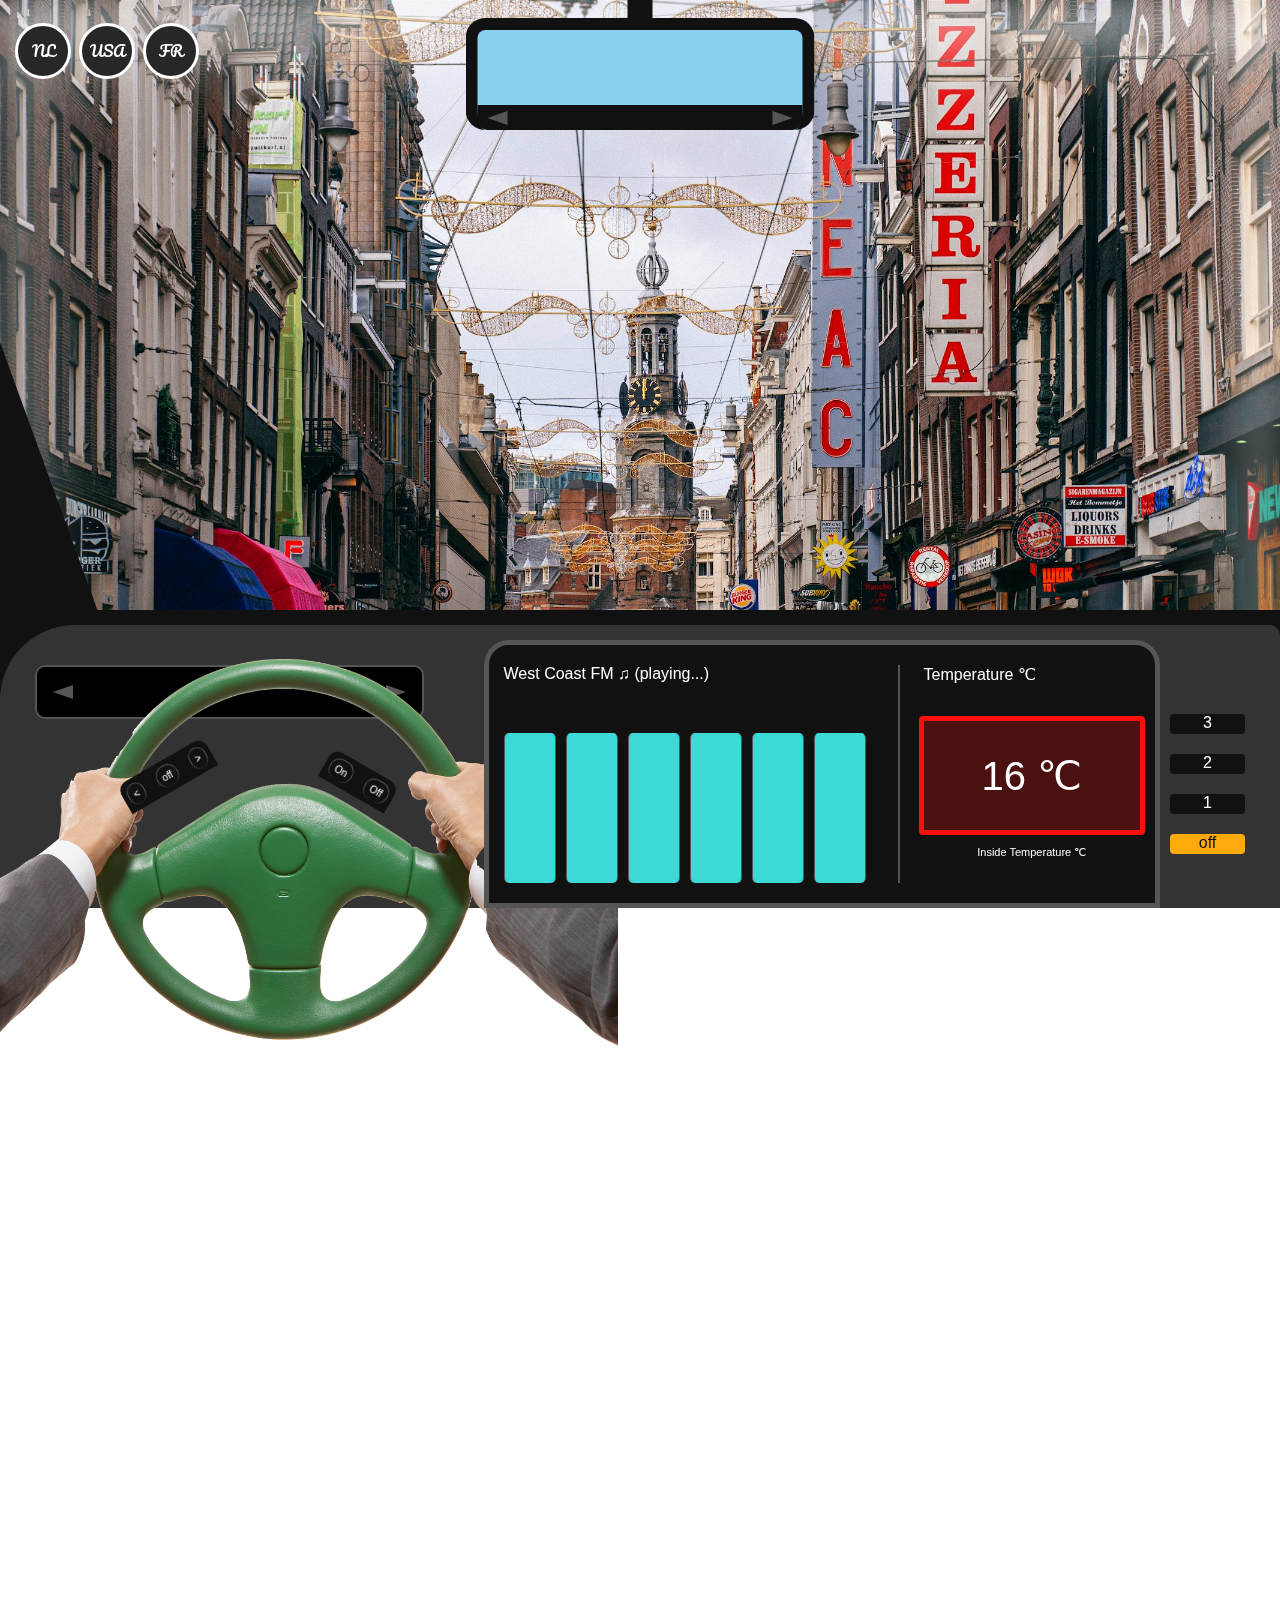
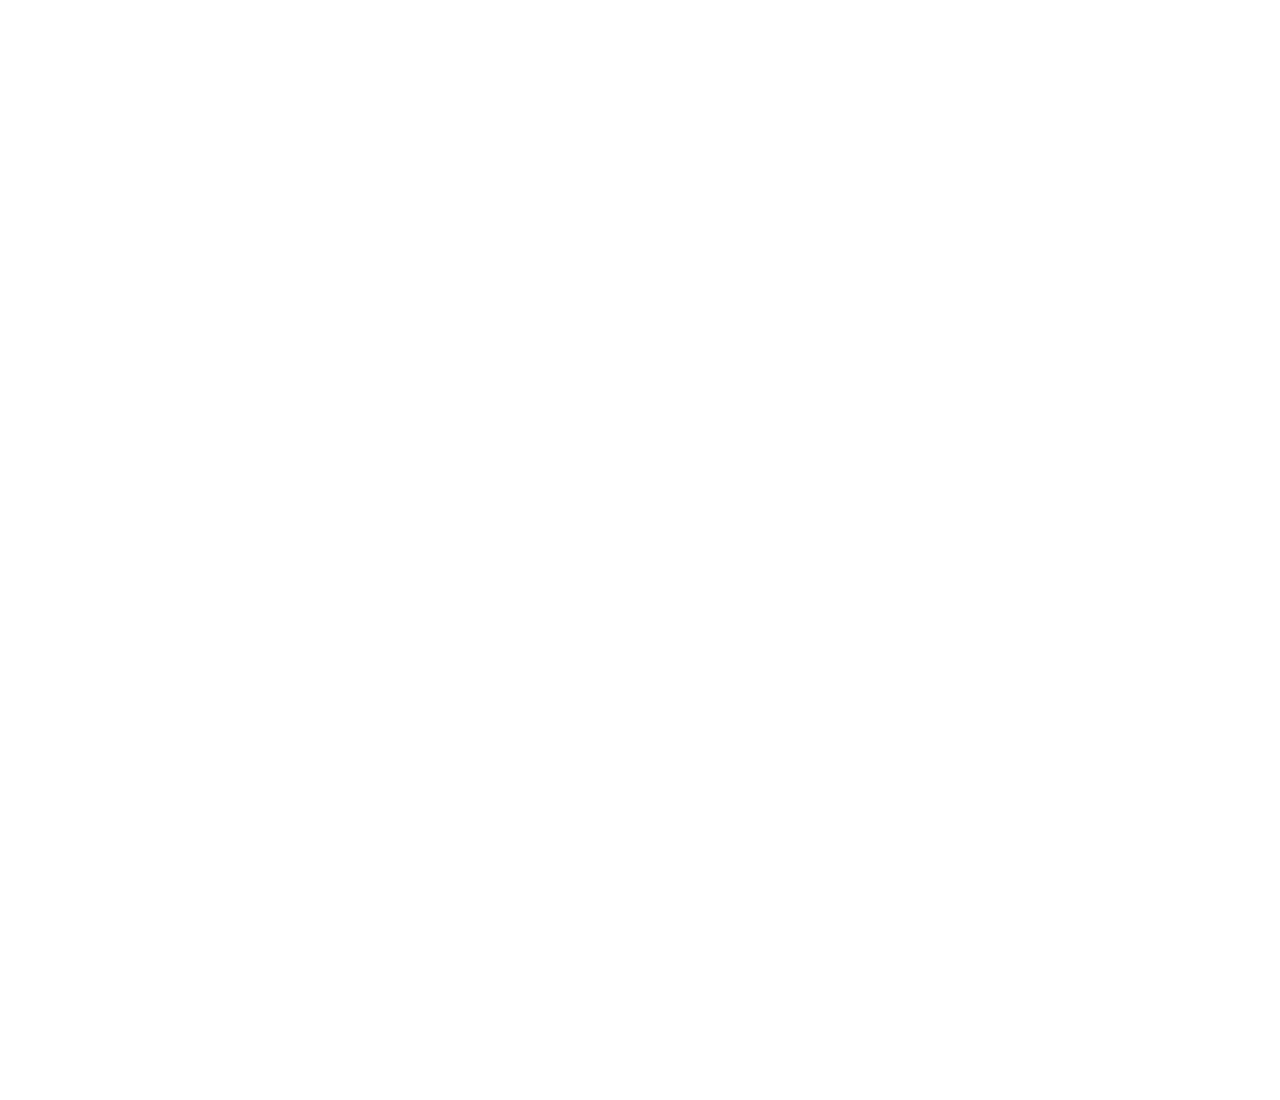
<file: css-to-the-rescue-redo/bedieningspaneel/index.html>
<!DOCTYPE html>
<html lang="en">
<head>
<meta charset="UTF-8">
<meta http-equiv="X-UA-Compatible" content="IE=edge">
<meta name="viewport" content="width=device-width, initial-scale=1.0">
<link rel="stylesheet" href="./style.css">
<title>Car drive CSS</title>
</head>
<body id="body">
  <!-- target navigation -->
  <nav>
    <a href="#amsterdam"><p>NL</p></a>  
    <a href="#newyork"><p>USA</p></a>
    <a href="#paris"><p>FR</p></a>
  </nav>

  <!-- wipers -->
  <div>
    <div></div>
    <div></div>
  </div>

  <!-- indicator / mirror -->
  <div>
      <!-- indicator lights -->
    <div>
      <div></div>
      <div></div>
    </div>
  </div>

   <!-- wheater states -->
  <span></span>
  <span></span>

   <!-- location boards -->
  <section id="amsterdam">
    <div>
        <div>
        </div>
        <p >
          <span style="--index: 0;">A</span>
          <span style="--index: 1;">M</span>
          <span style="--index: 2;">S</span>
          <span style="--index: 3;">T</span>
          <span style="--index: 4;">E</span>
          <span style="--index: 5;">R</span>
          <span style="--index: 6;">D</span>
          <span style="--index: 7;">A</span>
          <span style="--index: 8;">M</span>
        </p>
    </div>
</section>

<section id="newyork">
    <div>
      <div>
      </div>
      <p>
        <span style="--index: 0;">N</span>
        <span style="--index: 1;">E</span>
        <span style="--index: 2;">W</span>
        <span style="--index: 3;">Y</span>
        <span style="--index: 4;">O</span>
        <span style="--index: 5;">R</span>
        <span style="--index: 6;">K</span>
      </p>
    </div> 
</section>

<section id="paris">
    <div>
      <div>
      </div>
      <p>
        <span style="--index: 0;">P</span>
        <span style="--index: 1;">A</span>
        <span style="--index: 2;">R</span>
        <span style="--index: 3;">I</span>
        <span style="--index: 4;">S</span>
      </p>
     </div>
</section>


<!-- dashboard -->
<div>
    <div>
      <!-- left side of dashboard -->
      <div>
        <div>
          <div></div>
          <div></div>
        </div>
        <section>
          <div>
            <input type="radio" id="go-left" name="indicator" value="left">
            <label for="go-left"><</label>
          </div>
          <div>
            <input type="radio" id="off" name="indicator" value="off" checked>
            <label for="off">off</label>
          </div>
          <div>
            <input type="radio" id="go-right" name="indicator" value="right">
            <label for="go-right">></label>
          </div>
          </section>
          <section>
          <div>
            <input type="radio" id="wiper-on" name="wiper" value="wiper-on">
            <label for="wiper-on">On</label>
          </div>
          <div>
            <input type="radio" id="wiper-off" name="wiper" value="wiper-off">
            <label for="wiper-off">Off</label>
          </div>
          </section>
          <img style="position: absolute; left: -2.5%; top: 1%;" src="./images/steering-wheel.png" alt="steering-wheel" width="650px">
      </div>

      <!-- right side of dashboard -->
      <div>
        <div>
        </div>
        <!-- music player -->
        <div>
          <div>
            <p style="margin: 0px;">West Coast FM ♫ <span>(playing...)</span></p>
            <div style="--length:6; --height: 100%">
              <div style="--level: 1; --index:1;"></div>
              <div style="--level: 2; --index:2;"></div>
              <div style="--level: 3; --index:3;"></div>
              <div style="--level: 4; --index:4;"></div> 
              <div style="--level: 5; --index:5;"></div> 
              <div style="--level: 6; --index:6;"></div> 
            </div>
          <!-- heater -->
          </div>
          <div>
            <p style="margin: 0px;">Temperature ℃</p>
            <div>
              <div>
                <span>22 ℃</span>
                <span>20 ℃</span>
                <span>18 ℃</span>
                <span>16 ℃</span>
              </div>
              <p style="font-size: 11px;">Inside Temperature ℃</p>
            </div>
          </div>
        </div>
        <div>
          <ul>
            <div>
              <input type="radio" id="level-3" name="heat" value="level-3">
              <label for="level-3">3</label>
            </div> 
            <div>
              <input type="radio" id="level-2" name="heat" value="level-2">
              <label for="level-2">2</label>
            </div> 
            <div>
              <input type="radio" id="level-1" name="heat" value="level-1">
              <label for="level-1">1</label>
            </div>
            <div>
              <input type="radio" id="level-0" name="heat" value="level-0" checked>
              <label for="level-0">off</label>
            </div>
          </ul>
        </div>
      </div>
    </div>
  </div> 
</body>
<script src="./scriptje.js"></script>
</html>
</file>
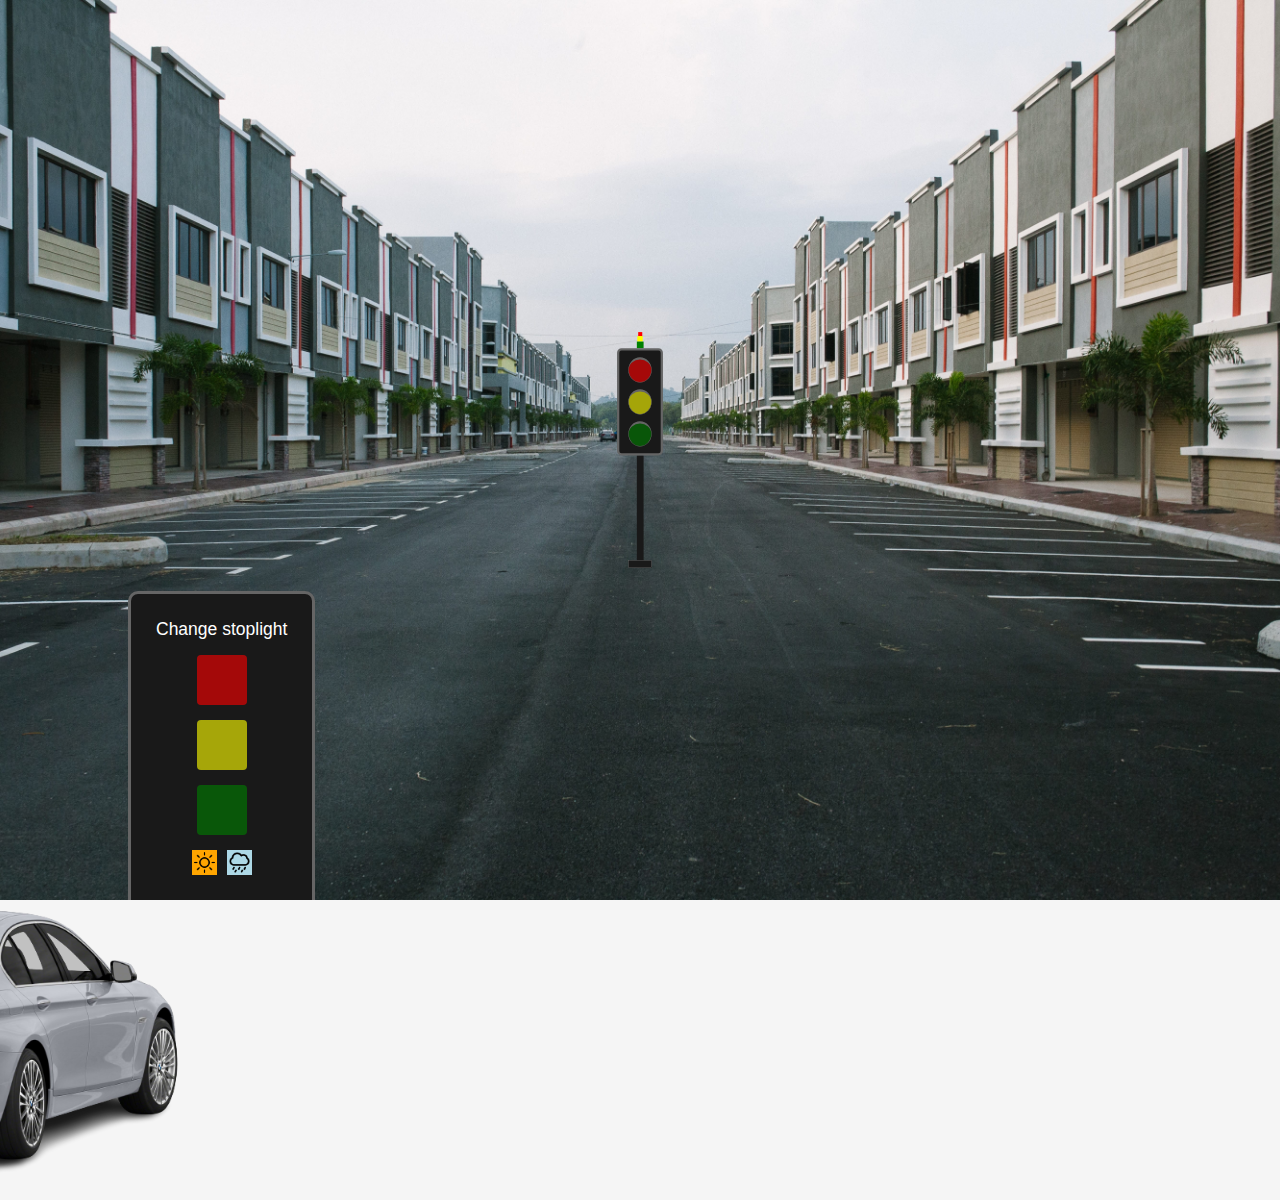
<file: css-to-the-rescue-redo/kennismakings-opdracht/index.html>
<!DOCTYPE html>
<html lang="en">
<head>
    <meta charset="UTF-8">
    <meta http-equiv="X-UA-Compatible" content="IE=edge">
    <meta name="viewport" content="width=device-width, initial-scale=1.0">
    <link rel="stylesheet" href="./style.css">
    <title>Stoplight</title>
</head>
<body>
    <div class="stoplight-container">
        <div class="blocks">
            <div></div>
            <div></div>
            <div></div>
        </div>
        <div class="stoplight">
            <div id="red"></div>
            <div id="yellow"></div>
            <div id="green"></div>
        </div>
        <div class="pole">
            <div></div>
        </div>
    </div>
    <div class="stoplight-buttons">
        <p>Change stoplight</p>

        <label>
        <input type="radio" name="control" id="red"/>
        </label>  

        <label>
        <input type="radio" name="control" id="yellow"/>
        </label>
       
        <label>
        <input type="radio" name="control" id="green"/>
        </label>

        <div>
        <a href="#sunny"><img src="./icons/sun.png" alt="sun-icon"></a>
        <a href="#raining"><img src="./icons/rain.png" alt="rain-icon"></a>
        </div>
       
     </div>

     <img class="car" src="./car.png" alt="moving-car-image">
  
</body>

</html>
</file>
<file: css-to-the-rescue-redo/bedieningspaneel/style.css>
/* bron: https://fonts.google.com/specimen/Pacifico?query=pacifico */
/* bron: https://developer.mozilla.org/en-US/docs/Web/CSS */
/* bron: https://codepen.io/Kamila_Dyn/pen/abbEKYb */
/* bron: Sanne 't Hooft & Vasilis van Gemert (vragen stellen) */
@import url('https://fonts.googleapis.com/css2?family=Pacifico&display=swap');

/* root variables */
:root{
--background-white: #fff;
--warning-color-green: #00FF00; 
--warning-color-orange: rgb(254, 170, 13); 
--warning-color-red: rgb(251, 14, 14); 
--volume-color-blue:#37caec;
--dashboard-black: #111111; 
--dashboard-darkGray: #333333; 
--dashboard-gray: #555555; 
--dashboard-lightGray: #777777; 
--dashboard-brightGray: #999999; 
---action-font: 'Pacifico', cursive;
--img-overlay-theme:#11111100;
}

/* global styles */
html, body{
margin: 0px; 
padding: 0px;
scroll-behavior: smooth;
overflow: hidden;
}

body input, label{
  cursor: pointer;
}

body > section{
height: 100vh;
}

body ul{
margin: 0px; padding: 0px;
}

body > div:first-of-type{
background: none;
position: fixed;
top: 0%;
left: 15%;
display: flex;
gap: 650px;
}

/* wipers */
body > div:first-of-type div{
height: 1000px;
width: 25px;
background: var(--dashboard-black);
transform: rotate(90deg) translate(150px);
border-radius: 50%;
padding: 0px;
border: 1px solid var(--dashboard-darkGray);
transition: all ease-in-out;
}

body:has(input[value="wiper-on"]:checked) > div:first-of-type div{
animation: wiperMove 1.5s infinite forwards;
}

body:has(input[value="wiper-off"]:checked) > div:first-of-type div{
transform: rotate(90deg) translate(150px);
}

/* mirror / indicators */
body > div:nth-of-type(2){
width: 325px;
height: 100px;
position: fixed;
top: 2%;
left: 50%;
transform: translate(-50%);
background-color: #89cff0;
border-radius: 20px;
display: flex;
border: 12px solid var(--dashboard-black);
border-bottom: none;
align-items: end;
justify-content: center;
z-index: 2;
}

body > div:nth-of-type(2):after{
content: "";
position: absolute;
top: -30%;
width: 25px;
height: 25px;
background-color: var(--dashboard-black);
}

body > div:nth-of-type(2) > div:first-of-type{
position: relative;
height: 25px;
width: 100%;
border-radius: 0px 0px 10px 10px;
background-color: var(--dashboard-black);
display: flex;
justify-content: space-between;
align-items: center;
color: var(--background-white);
padding: 0px 10px 0px 10px;
}

/* triangle shapes */
body > div:nth-of-type(2) > div:first-of-type > div{
width: 0;
height: 0;
border-width: 7.5px 20px 7.5px 0;
border-color: transparent var(--dashboard-gray) transparent transparent;
border-style: solid;
}

body > div:nth-of-type(2) > div:first-of-type > div:last-of-type{
transform: rotate(180deg);
}

body:has(input[value="left"]:checked) > div:nth-of-type(2) > div:first-of-type > div:first-of-type{
border-color: transparent var(--warning-color-orange) transparent transparent;
animation-name: flicker-1;
animation-duration: 400ms;
animation-iteration-count: infinite;
animation-timing-function: linear;
}

body:has(input[value="right"]:checked) > div:nth-of-type(2) > div:first-of-type > div:last-of-type{
border-color: transparent var(--warning-color-orange) transparent transparent;
animation-name: flicker-1;
animation-duration: 400ms;
animation-iteration-count: infinite;
animation-timing-function: linear;
}

/* background states / wheater and fog */
body > span:first-of-type{
position: fixed;
height: 100%;
width: 100%;
top: 0%;
z-index: 1;
box-shadow: inset 0px 25px 100px rgb(255, 255, 255);
filter: blur(20px);
transition: all 200ms ease-in-out;
}

/* rain */
body > span:last-of-type{
position: fixed;
height: 100%;
width: 100%;
top: 0%;
/* bron: https://codepen.io/Kamila_Dyn/pen/abbEKYb */
background: url("https://lh3.googleusercontent.com/[base64]s500-no");
animation: rain 2s linear infinite;
opacity: 1;
}

body:has(input[value="wiper-on"]:checked) > span:last-of-type{
opacity: 0;
transition: all 2s 10s ease-out ;
}

body:has(input[value="wiper-off"]:checked) > span:last-of-type{
opacity: 0;
}

/* fog */
body:has(input[value="level-1"]:checked) > span:first-of-type{
box-shadow: inset 0px 25px 100px rgba(255, 255, 255, 0.75);
filter: blur(20px);
}

body:has(input[value="level-2"]:checked)  > span:first-of-type{
  box-shadow: inset 0px 25px 100px rgba(255, 255, 255, 0.5);
filter: blur(20px);
}

body:has(input[value="level-3"]:checked) > span:first-of-type{
box-shadow: inset 0px 25px 100px rgba(255, 255, 255, 0.0);
filter: blur(20px);
}

/* location board */
body > section > div{
position: absolute;
top: 2.5%;
left: 0%;
width:fit-content;
margin: 0 auto;
display: none;
padding-right: 15px;
background-color: var(--dashboard-black);
padding: 8px;
border-radius: 4px;
margin-right: 15px;
position: relative;
border: 1px solid var(--dashboard-lightGray);
}

body > section > div:after{
position: absolute;
content: "some content";
top: 60%;
color: var(--dashboard-black);
right: -60%;
margin-left: -5px;
background-color: var(--dashboard-black);
}

body > section > div > div{
width: 120px;
height: 100px;
background: gray;
background-position: center;
background-size: cover;
background-repeat: no-repeat;
-webkit-shape-outside: polygon(0 0, 100% 100%, 0 100%);
shape-outside: polygon(0 0, 100% 100%, 0 100%);
-webkit-clip-path: polygon(0 0, 100% 100%, 0 100%);
clip-path: polygon(0 0, 100% 100%, 0 100%);
transform: scaleX(-1);
}

/* location board based on target */
:target > div {
transform: translate(175px);
animation: slideIn 1.5s linear forwards;
display: flex;
justify-content: center;
flex-direction: column;
align-items: center;
}

:target > div p{
text-align: center;
margin: 0px;
display: flex;
flex-direction: rz;
justify-content: space-between;
gap: 2px;
margin-top: 10px;
color: #fff;
animation-name: flicker-2;
animation-duration: 5s;
animation-iteration-count: infinite;
animation-delay: 2s;
animation-timing-function: linear;
text-align: center;
width: 100%;
}

:target > div p span{
transform: scaleX(var(--scale)); 
color: hsl(var(--hue, 0), 80%, 50%);
animation-name: rainbowLetters, spinningLetters;
animation-duration: 3.5s;
animation-iteration-count: 1;
animation-delay: calc(var(--index, 0) * -0.2s);
animation-timing-function: linear;
}

/* background images */
body > section:first-of-type{
background-image:linear-gradient(var(--img-overlay-theme), var(--img-overlay-theme)), url("./images/amsterdam.jpeg");
background-position-y: 175%;
background-repeat: no-repeat;
background-size:cover;
background-attachment: fixed;
background-blend-mode: saturation;
}

body > section:first-of-type > div > div{
background-image: url("./images/nl-flag.png");
}

body > section:nth-of-type(2){
background-image:linear-gradient(var(--img-overlay-theme), var(--img-overlay-theme)), url("./images/newyork.jpeg");
background-position-y: 200%;
background-repeat: no-repeat;
background-size:cover;
background-attachment: fixed;
background-blend-mode: saturation;
}

body > section:nth-of-type(2) > div > div{
background-image: url("./images/usa-flag.png");
}

body > section:last-of-type{
background-image:linear-gradient(var(--img-overlay-theme), var(--img-overlay-theme)), url("./images/paris.jpeg");
background-position-y: 175%;
background-repeat: no-repeat;
background-size:cover;
background-attachment: fixed;
background-blend-mode: saturation;
}

body > section:last-of-type > div > div{
background-image: url("./images/france-flag.png");
}

/* target links inside nav */
nav{
position: fixed;
top: 2.5%;
left: 0%;
display: flex;
gap: 8px;
padding-left: 15px;
z-index: 2;
}

nav a{
width: 50px;
height: 50px;
background: #272727;
display: flex;
justify-content: center;
flex-direction: row;
align-items: center;
border-radius: 50%;
border: 3.5px solid #fff ;
text-decoration: none;
color: #fff;
font-family: var(---action-font);
font-size: 14.5px;
transition: .2s all ease-in-out;
}

nav a:hover{
color: rgba(255, 255, 255, 1);
box-shadow: 0 5px 15px #3dd9d6b4;
border: 3.5px solid #3dd9d6;
}

nav a p{
margin: 0px; padding:0px;
width: fit-content;
height: fit-content;
background-color: #272727;   
}

/* dashboard styles */
body > div:nth-of-type(3) {
position: fixed;
bottom: 0;
background-color: var(--dashboard-black);
color: #fff;
font-family: Arial, sans-serif;
font-size: 16px;
padding-top: 15px;
display: flex;
flex-wrap: wrap;
width: 100%;
height: 275px;
border-top-left-radius: 0px;  
z-index: 1;
}  

body > div:nth-of-type(3) > div:first-of-type > div:first-of-type > div:first-of-type{
display: flex;
justify-content: space-between;
align-items: center;
background-color: black;
border-radius: 10px;
height: 50px;
margin-top: 25px;
border: 2px solid var(--dashboard-gray) ;
padding: 0px 1em 0px 1em;
}

body > div:nth-of-type(3) > div:first-of-type > div:first-of-type > div:first-of-type div{
width: 0;
height: 0;
border-width: 7.5px 20px 7.5px 0;
border-color: transparent var(--dashboard-gray) transparent transparent;
border-style: solid;
}

body > div:nth-of-type(3) > div:first-of-type > div:first-of-type > div:first-of-type div:last-of-type{
transform: rotate(180deg);
}

body:has(input[value="left"]:checked) div:nth-of-type(3) > div:first-of-type > div:first-of-type > div:first-of-type div:first-of-type{
border-color: transparent var(--warning-color-orange) transparent transparent;
animation-name: flicker-1;
animation-duration: 400ms;
animation-iteration-count: infinite;
animation-timing-function: linear;
}

body:has(input[value="right"]:checked) > div:nth-of-type(3) > div:first-of-type > div:first-of-type > div:first-of-type div:last-of-type{
border-color: transparent var(--warning-color-orange) transparent transparent;
animation-name: flicker-1;
animation-duration: 400ms;
animation-iteration-count: infinite;
animation-timing-function: linear;
}

body > div:nth-of-type(3) section {
position: fixed;
z-index: 1;
display: flex;
gap: 15px;
background-color: var(--dashboard-black);
border-radius: 10px 10px 0px 0px;
padding: 5px;
}

body > div:nth-of-type(3) section input {
display: none;
}

body > div:nth-of-type(3) section label {
background-color: var(--dashboard-black);
border-radius: 10px;
font-size: 10px;
display: flex;
justify-content: center;
align-items: center;
border: 1px solid var(--dashboard-gray);
padding: 5px;
border-bottom: green;
}

body > div:nth-of-type(3) section:first-of-type {
bottom: 20%;
left: 15%;
transform: rotate(-30deg) translate(-100px, 25px);
}

body > div:nth-of-type(3) section:last-of-type {
bottom: 20%;
left: 15%;
transform: rotate(30deg) translate(150px, 2px);
}

body > div:nth-of-type(3):after{
position: fixed;
content: "";
left: -5%;
bottom: 25%;
background-color: var(--dashboard-black);
width: 100px;
height: 50%;
z-index: -1;
transform: rotate(-20deg);
}

body > div:nth-of-type(3)  > div{
background-color: var(--dashboard-darkGray);
width: 100%;
border-top-left-radius: 75px;
border-top-right-radius: 10px;
padding: 15px 35px 0px 35px;
display: flex;
justify-content: space-between;
gap: 50px;
width: 100%;
}

body > div:nth-of-type(3)  > div > div:first-of-type{
flex: 6 1 auto;
}

body > div:nth-of-type(3)  > div > ul{
padding: 0px; margin: 0px;
display: flex;
flex-direction: column;
gap: 25px;
align-items: center;
justify-content: center;
list-style-type: none;
}

body > div:nth-of-type(3)  > div > div:last-of-type{
flex: 2 1 auto;   
}

body > div:nth-of-type(3)  > div > div:last-of-type {
display: flex;
flex-direction: row;
gap: 10px;
justify-content: space-around;
position: relative; 
flex: 2 1 auto;
}

body > div:nth-of-type(3) > div > div:last-of-type > div:nth-of-type(2){
background-color: var(--dashboard-black);
width: 100%;
border-top-left-radius: 25px;
border-top-right-radius: 25px;
border-bottom-left-radius: 0px;
border-bottom-right-radius: 0px;
padding: 20px 15px 20px 15px;
display: flex;
border: 5px solid var(--dashboard-gray);
}

body > div:nth-of-type(3)  > div > div:last-of-type > div:nth-of-type(2) > div:first-of-type{
border-right: 2px solid var(--dashboard-gray);
}

body > div:nth-of-type(3)  > div > div:last-of-type > div:nth-of-type(2) > div:last-of-type {
padding-left: 1.5em;
position: relative;
width: 100%;
height: 100%;
}

/* heater indicator container */
body > div:nth-of-type(3)  > div > div:last-of-type > div:nth-of-type(2) > div:last-of-type > div {
display: flex;
justify-content: center;
align-items: center;
flex-direction: column;
width: 100%;
height: 100%;
}

body > div:nth-of-type(3)  > div > div:last-of-type > div:nth-of-type(2) > div:last-of-type > div div {
border: 5px solid var(--warning-color-red);
background-color: rgba(251, 14, 14, 0.25);;
width: 100%;
height: 50%;
font-size: 40px;
display: flex;
justify-content: center;
align-items: center;
border-radius: 4px;
}

body > div:nth-of-type(3)  > div > div:last-of-type > div:nth-of-type(2) > div:last-of-type > div div span {
  display: none;
}

body:has(input[value="level-0"]:checked) > div:nth-of-type(3)  > div > div:last-of-type > div:nth-of-type(2) > div:last-of-type > div div span:nth-of-type(4) {
  display: block;
}

body:has(input[value="level-1"]:checked) > div:nth-of-type(3)  > div > div:last-of-type > div:nth-of-type(2) > div:last-of-type > div div span:nth-of-type(3) {
 display: block;
}

body:has(input[value="level-2"]:checked) > div:nth-of-type(3)  > div > div:last-of-type > div:nth-of-type(2) > div:last-of-type > div div span:nth-of-type(2){
  display: block;
}

body:has(input[value="level-3"]:checked) > div:nth-of-type(3)  > div > div:last-of-type > div:nth-of-type(2) > div:last-of-type > div div span:nth-of-type(1) {
  display: block;
}

body > div:nth-of-type(3)  > div > div:last-of-type > div:nth-of-type(2) > div:first-of-type > div{
display: flex;
justify-content: space-around ;
align-items: center;
gap: 10px;
margin-top: 50px;
padding-right: 2em;
}

/* music player */
body > div:nth-of-type(3)  > div > div:last-of-type > div:nth-of-type(2)  > div:first-of-type > div div{
width: 50px;
height: 150px;
border: 1px solid var(--dashboard-gray);
border-bottom: none;
border-top: none;
border-radius: 5px;
transform: scaleY();
background-color: #3dd9d6;
animation: bounce 6s ease-in-out infinite alternate;
}

/* music player animation */
body > div:nth-of-type(3)  > div > div:last-of-type > div:nth-of-type(2)  > div:first-of-type > div div:nth-of-type(1){
animation-delay: 200ms;
}

body > div:nth-of-type(3)  > div > div:last-of-type > div:nth-of-type(2)  > div:first-of-type > div div:nth-of-type(2){
animation-delay: 400ms;
}

body > div:nth-of-type(3)  > div > div:last-of-type > div:nth-of-type(2)  > div:first-of-type > div div:nth-of-type(3){
animation-delay: 800ms;
}

body > div:nth-of-type(3)  > div > div:last-of-type > div:nth-of-type(2)  > div:first-of-type > div div:nth-of-type(4){
animation-delay: 1000ms;
}

body > div:nth-of-type(3)  > div > div:last-of-type > div:nth-of-type(2)  > div:first-of-type > div div:nth-of-type(5){
animation-delay: 1200ms;
}

body > div:nth-of-type(3)  > div > div:last-of-type > div:nth-of-type(2)  > div:first-of-type > div div:nth-of-type(6){
animation-delay: 1400ms;
}

body > div:nth-of-type(3)  > div > div:last-of-type > div:first-of-type input{
transform: rotate(-90deg);
height: 100%;
position: absolute;
width: min-content;
left: -7.5%;
}

body > div:nth-of-type(3) > div > div:last-of-type > div:last-of-type {
display: flex;
justify-content:end;
align-items: center;
}

/* heater buttons */
body > div:nth-of-type(3)  > div > div:last-of-type > div:last-of-type input {
visibility: hidden;
}

body > div:nth-of-type(3)  > div > div:last-of-type > div:last-of-type ul div label {
display: flex;
justify-content: center;
width: 75px;
border-radius: 4px;
height: 20px;
background-color: var(--dashboard-black);
}

body:has(input[value="level-0"]:checked) > div:nth-of-type(3)  > div > div:last-of-type > div:last-of-type ul div:nth-of-type(4) label {
  background: var(--warning-color-orange); 
  color: var(--dashboard-black) 
}

body:has(input[value="level-1"]:checked) > div:nth-of-type(3)  > div > div:last-of-type > div:last-of-type ul div:nth-of-type(3) label {
  background: var(--warning-color-green);
  color: var(--dashboard-black)
}

body:has(input[value="level-2"]:checked) > div:nth-of-type(3)  > div > div:last-of-type > div:last-of-type ul div:nth-of-type(2) label {
  background: var(--warning-color-green);
  color: var(--dashboard-black)
}

body:has(input[value="level-3"]:checked) > div:nth-of-type(3)  > div > div:last-of-type > div:last-of-type ul div:nth-of-type(1) label {
  background: var(--warning-color-green);
  color: var(--dashboard-black)
}

/* dark / light mode */
@media (prefers-color-scheme:dark) {
:root {
--img-overlay-theme:#111111;
}
}

/* animation */
@keyframes flicker-1 {
0% {
opacity: 0.5;
}
25% {
opacity: 1;
}
50% {
opacity: 0.5;
}
75% {
opacity: 1;
}
100% {
opacity: 0.5;
}
}

@keyframes wiperMove {
0%{
transform: rotate(90deg);
}
50%{
transform: rotate(25deg);
}
100%{
transform: rotate(90deg);
}
}

@keyframes bounce {
10% {
transform: scaleY(0.3);
}
30% {
transform: scaleY(1);
}
60% {
transform: scaleY(0.5);
}
80% {
transform: scaleY(0.75);
}
100% {
transform: scaleY(0.6);
}
}

@keyframes slideIn {
0%{
transform: translate(175px);
}
100%{
transform: translate(0px);
}
}
  
@keyframes rainbowLetters {
0%, 100% {
--hue: 10;
}
14% {
--hue: 35;
}
28% {
--hue: 55;
}
42% {
--hue: 110;
}
56% {
--hue: 200;
}
70% {
--hue: 230;
}
84% {
--hue: 280;
}
}

@keyframes spinningLetters{
0%, 100% {
--scale: 1;
}
50% {
--scale: -1;
}
}

@keyframes flicker-2 {
0% {
opacity: 0.4;
}
5% {
opacity: 0.5;
}
10% {
opacity: 0.6;
}
15% {
opacity: 0.85;
}
25% {
opacity: 0.5;
}
30% {
opacity: 1;
}
35% {
opacity: 0.1;
}
40% {
opacity: 0.25;
}
45% {
opacity: 0.5;
}
60% {
opacity: 1;
}
70% {
opacity: 0.85;
}
80% {
opacity: 0.4;
}
90% {
opacity: 0.5;
}
100% {
opacity: 1;
}
}

@keyframes rain{
0%{
background-position: 0% 0%;
} 
100%{
background-position: 20% 100%;
}
}
</file>
<file: css-to-the-rescue-redo/kennismakings-opdracht/style.css>
html{
font-family: sans-serif;
background-color: #f5f5f5;
color: #333;
margin: 0;
padding: 0;
}

body{
position: relative;
margin: 0;
padding: 0;
height: 100vh;
background-image: url("./background-img.jpg");
background-position: center;
background-size: cover;
background-repeat: no-repeat;
overflow: hidden;
z-index: -1;
}

a{
    text-decoration: none;
    display: block;
}

.stoplight-container{
width: 100%;
height: 100%;
display: flex;
justify-content: center;
align-items: center;
flex-direction: column;
transform: scale(0.45);
}

.blocks{
display: flex;
flex-direction: column;
justify-content: center;
align-items: center;
}

.blocks div:first-of-type{
width: 9px;
height: 9px;
background: red;
}

.blocks div:nth-of-type(2){
width: 12px;
height: 12px;
background: yellow;
}

.blocks div:last-of-type{
width: 15px;
height: 15px;
background: green;
}

.stoplight {
border: 5px solid rgb(101, 101, 101);
display: flex;
justify-content: center;
flex-direction: column;
align-items: center;
gap: 15px;
padding: 15px 20px 15px 20px;
border-radius: 10px;
background: rgb(25, 25, 25);
z-index: 1;
}
  
.stoplight div {
width: 50px;
height: 50px;
border-radius: 50%; 
border-top: 5px solid rgb(101, 101, 101);
border-bottom: 1.5px solid rgb(101, 101, 101);
border-left: 1.5px solid rgb(101, 101, 101);
border-right: 1.5px solid rgb(101, 101, 101);
box-shadow: rgb(25, 25, 25);
}

.stoplight div:first-of-type{
background-color: rgba(255, 0, 0, 0.611);
top: 10px;
}

.stoplight div:nth-of-type(2) {
background-color: rgba(255, 255, 0, 0.613);
top: 80px;
}

.stoplight div:last-of-type {
background-color: rgba(0, 128, 0, 0.603);
top: 150px;
}

.pole{
width: 15px;
height: 250px;
background:rgb(25, 25, 25);
display: flex;
flex-direction: column;
justify-content: flex-end;
align-items: center;
}

.pole div{
width: 50px;
height: 15px;
background:rgb(25, 25, 25);
border: 1.5px solid rgb(101, 101, 101);
}

.stoplight-buttons{
position: absolute;
bottom:0;
left: 10%;
display: flex;
justify-content: center;
align-items: center;
flex-direction: column;
gap: 15px;
background:rgb(25, 25, 25); 
padding: 25px 25px;
border-radius: 10px 10px 0 0;
border: 3.5px solid rgb(101, 101, 101); 
border-bottom: none; 
z-index: 1;
}

.stoplight-buttons p{
color: white;
font-size: 17.5px;
font-weight: 500; 
margin: 0;
}

.stoplight-buttons div{
    display: flex;  
    gap: 10px;
    align-items: center;
}

.stoplight-buttons div a {
    position: relative;
    width: 25px;
    height: 25px;
    display: flex;
    justify-content: center;
    align-items: center;
}

.stoplight-buttons div a:first-of-type {
    background: orange;
}

.stoplight-buttons div a:last-of-type {
    background: lightblue;
}

.stoplight-buttons div a img{
    width: 85%;
}

.stoplight-buttons label{
color: white;
background-color: white;
width: 50px;
height: 50px;
border-radius: 4px;
}

.stoplight-buttons label:first-of-type{
background-color: rgba(255, 0, 0, 0.609);
}

.stoplight-buttons label:nth-of-type(2){
background-color: rgba(255, 255, 0, 0.614);
}

.stoplight-buttons label:last-of-type{
background-color: rgba(0, 128, 0, 0.611);
}

.stoplight-buttons label input{
    visibility: hidden;
}

.stoplight-buttons label:has(#red:checked){
background-color: red;
transition: 0.5s ;
}

.stoplight-buttons label:has(#yellow:checked){
background-color: yellow;
transition: 0.5s ;
}

.stoplight-buttons label:has(#green:checked){
background-color: rgb(13, 202, 13);
transition: 0.5s ;
}

body:has(#red:checked) .stoplight div:first-of-type{
    animation-duration: 1s;
    animation-name: blinkRed;
    animation-iteration-count: 1;
    animation-fill-mode: forwards;
    box-shadow: 0px 20px 40px 1px rgba(255, 0, 0, 0.712);
}

body:has(#yellow:checked) .stoplight div:nth-of-type(2){
    animation-duration: 1s;
    animation-name: blinkYellow;
    animation-iteration-count: 1;
    animation-fill-mode: forwards;
    box-shadow: 0px 20px 40px 1px rgba(255, 255, 0, 0.726);
}

body:has(#green:checked) .stoplight div:last-of-type{
    animation-duration: 1s;
    animation-name: blinkGreen;
    animation-iteration-count: 1;
    animation-fill-mode: forwards;
    box-shadow: 0px 20px 40px 1px rgba(13, 202, 13, 0.716);
}

@keyframes blinkRed {
    0% {
        bacs: rgba(255, 0, 0, 0.609);
    }
    25% {
        background-color: rgba(255, 0, 0, 0.7);
    }
    50% {
        background-color: rgba(255, 0, 0, 0.8);
    }
    75% {
        background-color: rgba(255, 0, 0, 0.6);
    }
    100% {
        background-color: rgba(255, 0, 0, 1);
    }
}

@keyframes blinkYellow {
    0% {
        background-color: rgba(255, 255, 0, 0.609);
    }
    25% {
        background-color: rgba(255, 255, 0, 0.7);
    }
    50% {
        background-color: rgba(255, 255, 0, 0.8);
    }
    75% {
        background-color: rgba(255, 255, 0, 0.6);
    }
    100% {
        background-color: rgba(255, 255, 0, 1);
    }
}

@keyframes blinkGreen {
    0% {
        background-color: rgba(13, 202, 13, 0.609);
    }
    25% {
        background-color: rgba(13, 202, 13, 0.7);
    }
    50% {
        background-color: rgba(13, 202, 13, 0.8);
    }
    75% {
        background-color: rgba(13, 202, 13, 0.6);
    }
    100% {
        background-color: rgba(13, 202, 13, 1);
    }
}

body .car{
    position: absolute;
    bottom: 0; 
    height: 325px;
    width: auto;
    z-index: -1;
    transform: translate(-300px, 300px);
}

body:has(#red:checked) .car {
    animation-duration: 5s;
    animation-name: drivingRed;
    animation-iteration-count: 1;
    animation-fill-mode: forwards;
}

body:has(#green:checked) .car {
    animation-duration: 5s;
    animation-name: drivingGreen;
    animation-iteration-count: 1;
    animation-fill-mode: forwards;
}

body:has(#yellow:checked) .car {
    animation-duration: 5s;
    animation-name: drivingYellow;
    animation-iteration-count: 1;
    animation-fill-mode: forwards;
}

@keyframes drivingGreen{
    0%{
        transform: translate(-300px, 300px);
        opacity: 1;
    }
    25%{
        transform: translate(125px, -100px) scale(0.8);
        opacity: 1;
    }
   85% {
       transform: translate(440px, -240px) scale(0.05);
       opacity: 1;
    }
    100%{
        transform: translate(440px, -240px) scale(0.05);
        opacity: 0;
    }
}

@keyframes drivingRed{
    0%{
        transform: translate(-300px, 300px);
        opacity: 1;
    }
    50%{
        transform: translate(125px, -100px) scale(0.8);
        opacity: 1;
    }
    85%{
        transform: translate(125px, -100px) scale(0.8);
        opacity: 1;
    }
    100%{
        transform: translate(125px, -100px) scale(0.8);
        opacity: 0;
    }
}

@keyframes drivingYellow{
    0%{
        transform: translate(-300px, 300px);
        opacity: 1;
    }
    65%{
        transform: translate(220px, -120px) scale(0.8);
        transform: scale(0.8);
    }
    85% {
        transform: translate(440px, -240px) scale(0.05);
        opacity: 1;
    }
    100%{
        transform: translate(440px, -240px) scale(0.05);
        opacity: 0;
    }
}
</file>
